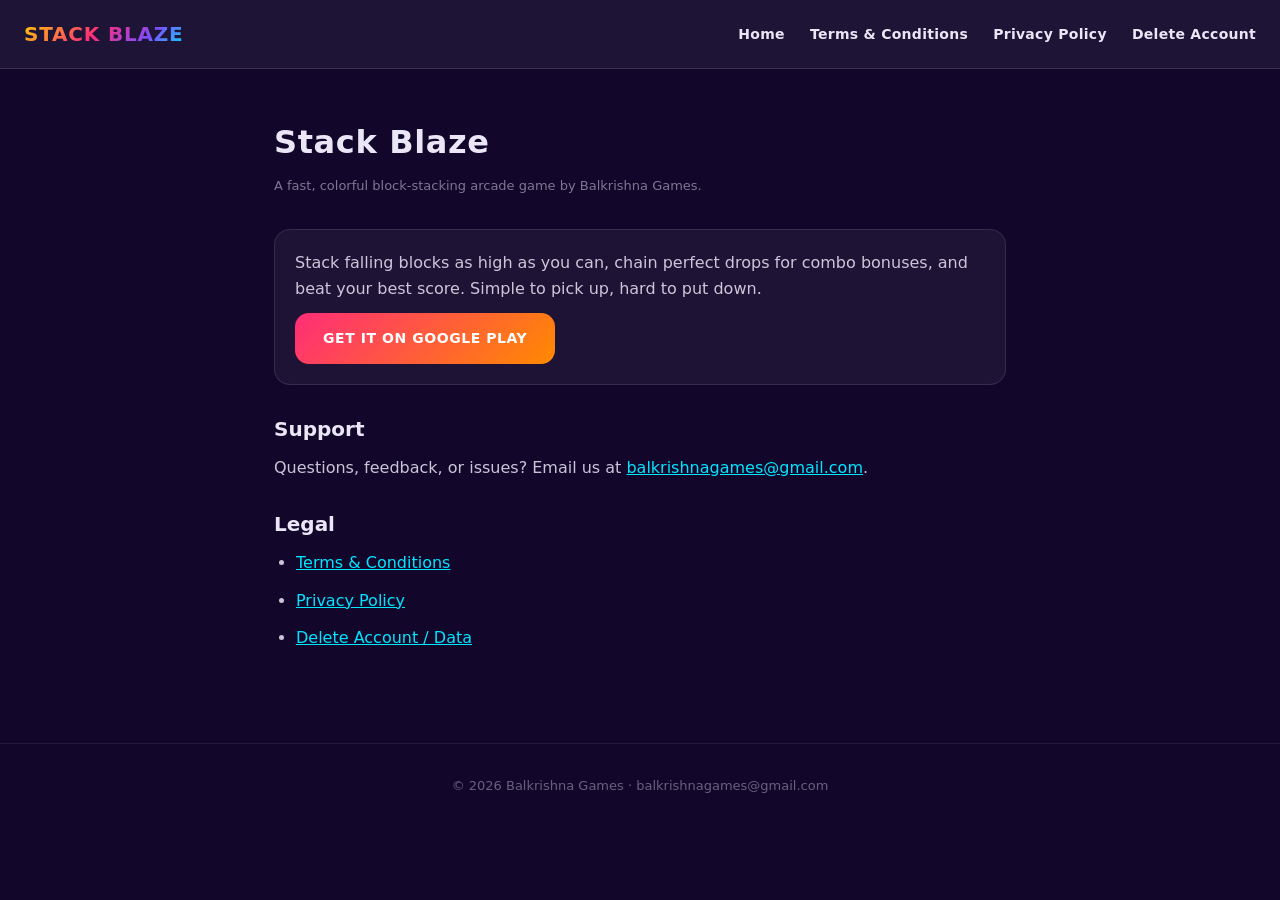
<file: index.html>
<!DOCTYPE html>
<html lang="en">
<head>
<meta charset="utf-8">
<meta name="viewport" content="width=device-width, initial-scale=1">
<title>Stack Blaze — Balkrishna Games</title>
<link rel="stylesheet" href="style.css">
</head>
<body>
<header>
  <a class="logo" href="index.html">STACK BLAZE</a>
  <nav>
    <a href="index.html">Home</a>
    <a href="terms.html">Terms &amp; Conditions</a>
    <a href="privacy.html">Privacy Policy</a>
    <a href="delete-account.html">Delete Account</a>
  </nav>
</header>
<main>
  <h1>Stack Blaze</h1>
  <p class="updated">A fast, colorful block-stacking arcade game by Balkrishna Games.</p>

  <div class="card">
    <p>Stack falling blocks as high as you can, chain perfect drops for combo bonuses, and beat your best score.
    Simple to pick up, hard to put down.</p>
    <a class="btn" href="https://play.google.com/store/apps/details?id=com.balkrishna.stackblaze">Get it on Google Play</a>
  </div>

  <h2>Support</h2>
  <p>Questions, feedback, or issues? Email us at
    <a href="mailto:balkrishnagames@gmail.com">balkrishnagames@gmail.com</a>.</p>

  <h2>Legal</h2>
  <ul>
    <li><a href="terms.html">Terms &amp; Conditions</a></li>
    <li><a href="privacy.html">Privacy Policy</a></li>
    <li><a href="delete-account.html">Delete Account / Data</a></li>
  </ul>
</main>
<footer>© 2026 Balkrishna Games · balkrishnagames@gmail.com</footer>
</body>
</html>
</file>
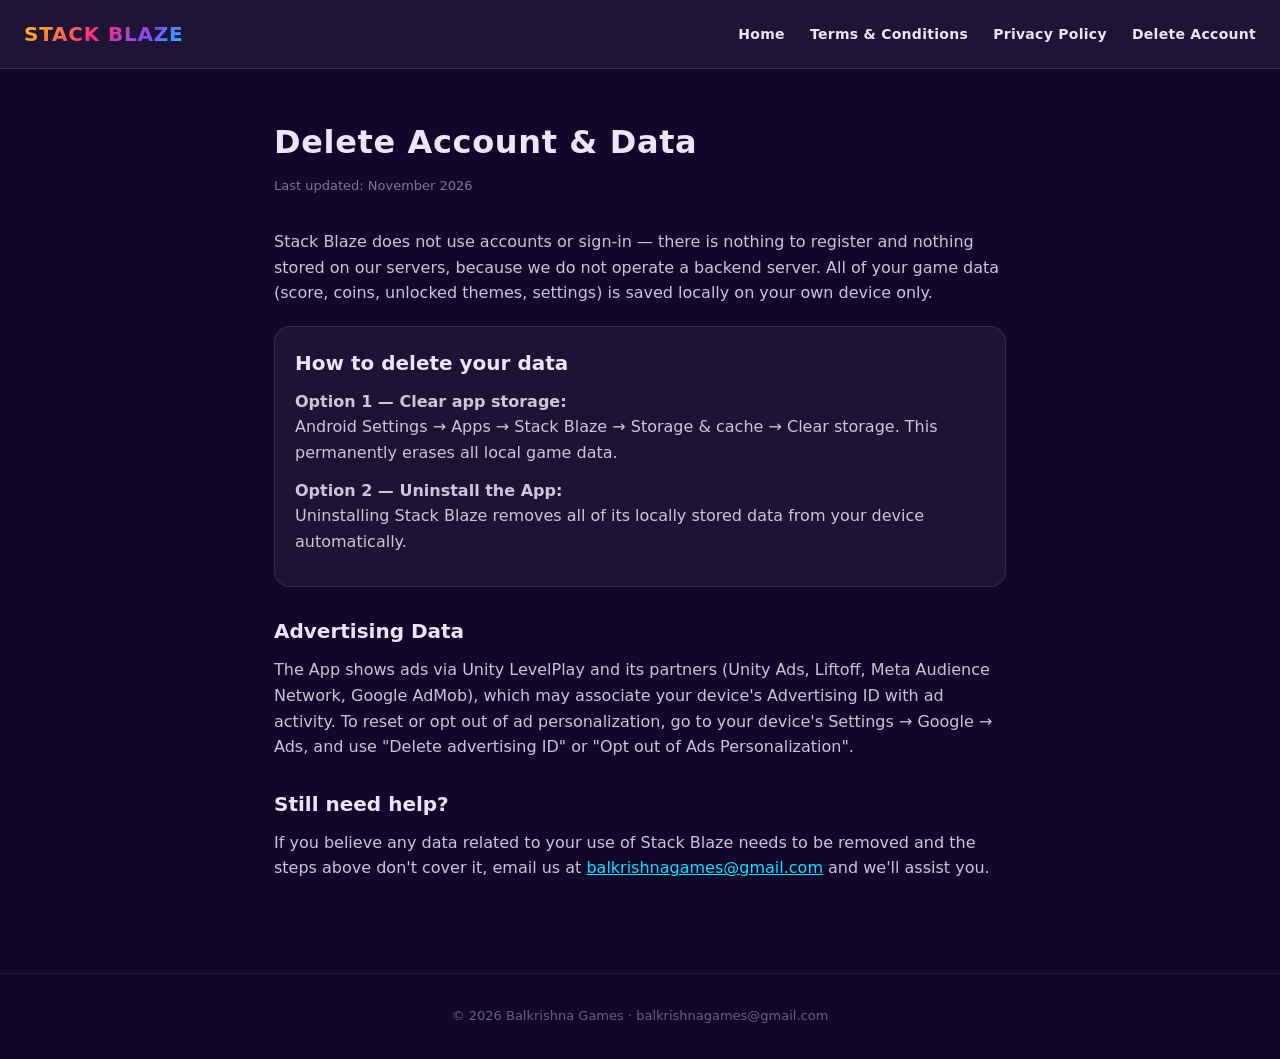
<file: delete-account.html>
<!DOCTYPE html>
<html lang="en">
<head>
<meta charset="utf-8">
<meta name="viewport" content="width=device-width, initial-scale=1">
<title>Delete Account & Data — Stack Blaze</title>
<link rel="stylesheet" href="style.css">
</head>
<body>
<header>
  <a class="logo" href="index.html">STACK BLAZE</a>
  <nav>
    <a href="index.html">Home</a>
    <a href="terms.html">Terms &amp; Conditions</a>
    <a href="privacy.html">Privacy Policy</a>
    <a href="delete-account.html">Delete Account</a>
  </nav>
</header>
<main>
  <h1>Delete Account &amp; Data</h1>
  <p class="updated">Last updated: November 2026</p>

  <p>Stack Blaze does not use accounts or sign-in — there is nothing to register and nothing stored on our
  servers, because we do not operate a backend server. All of your game data (score, coins, unlocked themes,
  settings) is saved locally on your own device only.</p>

  <div class="card">
    <h2 style="margin-top:0">How to delete your data</h2>
    <p><strong>Option 1 — Clear app storage:</strong><br>
    Android Settings → Apps → Stack Blaze → Storage &amp; cache → Clear storage.
    This permanently erases all local game data.</p>
    <p><strong>Option 2 — Uninstall the App:</strong><br>
    Uninstalling Stack Blaze removes all of its locally stored data from your device automatically.</p>
  </div>

  <h2>Advertising Data</h2>
  <p>The App shows ads via Unity LevelPlay and its partners (Unity Ads, Liftoff, Meta Audience Network, Google AdMob), which may associate your device's Advertising ID with ad activity.
  To reset or opt out of ad personalization, go to your device's Settings → Google → Ads, and use
  "Delete advertising ID" or "Opt out of Ads Personalization".</p>

  <h2>Still need help?</h2>
  <p>If you believe any data related to your use of Stack Blaze needs to be removed and the steps above don't
  cover it, email us at <a href="mailto:balkrishnagames@gmail.com">balkrishnagames@gmail.com</a> and we'll
  assist you.</p>
</main>
<footer>© 2026 Balkrishna Games · balkrishnagames@gmail.com</footer>
</body>
</html>
</file>
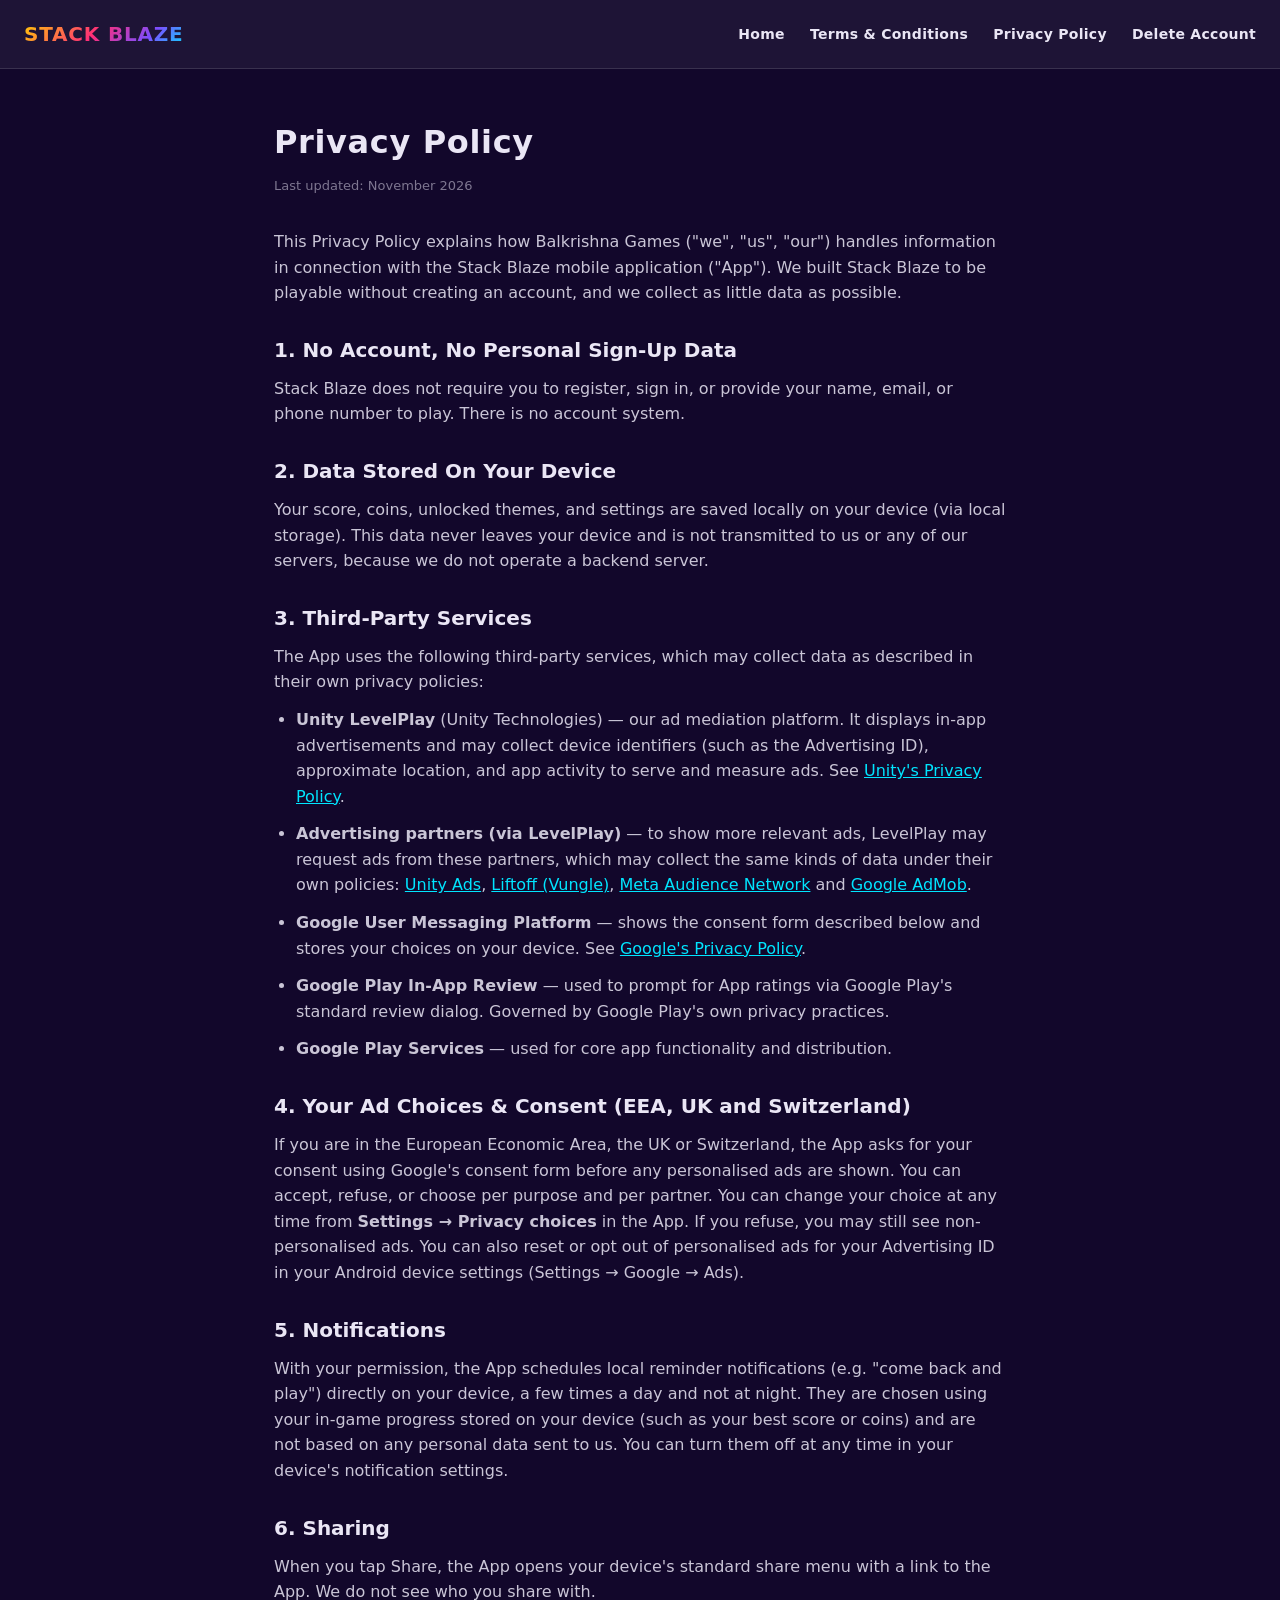
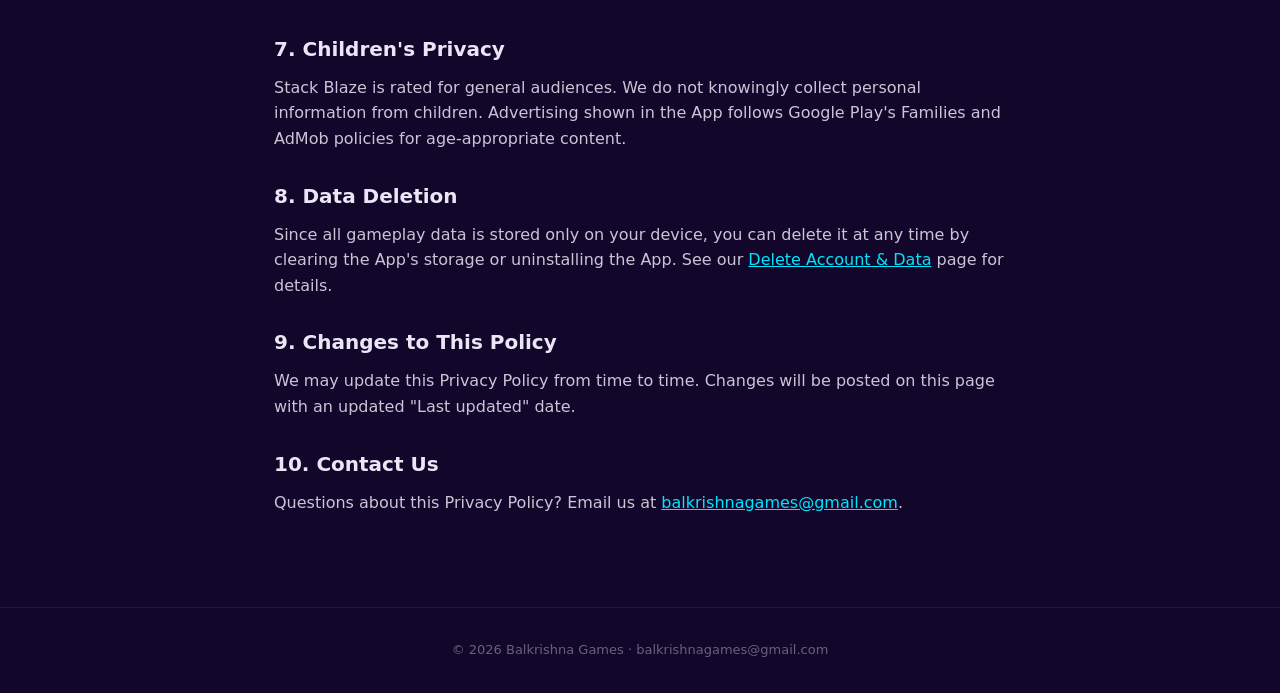
<file: privacy.html>
<!DOCTYPE html>
<html lang="en">
<head>
<meta charset="utf-8">
<meta name="viewport" content="width=device-width, initial-scale=1">
<title>Privacy Policy — Stack Blaze</title>
<link rel="stylesheet" href="style.css">
</head>
<body>
<header>
  <a class="logo" href="index.html">STACK BLAZE</a>
  <nav>
    <a href="index.html">Home</a>
    <a href="terms.html">Terms &amp; Conditions</a>
    <a href="privacy.html">Privacy Policy</a>
    <a href="delete-account.html">Delete Account</a>
  </nav>
</header>
<main>
  <h1>Privacy Policy</h1>
  <p class="updated">Last updated: November 2026</p>

  <p>This Privacy Policy explains how Balkrishna Games ("we", "us", "our") handles information in connection
  with the Stack Blaze mobile application ("App"). We built Stack Blaze to be playable without creating an
  account, and we collect as little data as possible.</p>

  <h2>1. No Account, No Personal Sign-Up Data</h2>
  <p>Stack Blaze does not require you to register, sign in, or provide your name, email, or phone number to
  play. There is no account system.</p>

  <h2>2. Data Stored On Your Device</h2>
  <p>Your score, coins, unlocked themes, and settings are saved locally on your device (via local storage).
  This data never leaves your device and is not transmitted to us or any of our servers, because we do not
  operate a backend server.</p>

  <h2>3. Third-Party Services</h2>
  <p>The App uses the following third-party services, which may collect data as described in their own
  privacy policies:</p>
  <ul>
    <li><strong>Unity LevelPlay</strong> (Unity Technologies) — our ad mediation platform. It displays in-app
      advertisements and may collect device identifiers (such as the Advertising ID), approximate location, and app
      activity to serve and measure ads. See
      <a href="https://unity.com/legal/game-player-and-app-user-privacy-policy" target="_blank" rel="noopener">Unity's Privacy Policy</a>.</li>
    <li><strong>Advertising partners (via LevelPlay)</strong> — to show more relevant ads, LevelPlay may request ads
      from these partners, which may collect the same kinds of data under their own policies:
      <a href="https://unity.com/legal/privacy-policy" target="_blank" rel="noopener">Unity Ads</a>,
      <a href="https://liftoff.io/privacy-policy/" target="_blank" rel="noopener">Liftoff (Vungle)</a>,
      <a href="https://www.facebook.com/privacy/policy/" target="_blank" rel="noopener">Meta Audience Network</a> and
      <a href="https://policies.google.com/privacy" target="_blank" rel="noopener">Google AdMob</a>.</li>
    <li><strong>Google User Messaging Platform</strong> — shows the consent form described below and stores your
      choices on your device. See <a href="https://policies.google.com/privacy" target="_blank" rel="noopener">Google's Privacy Policy</a>.</li>
    <li><strong>Google Play In-App Review</strong> — used to prompt for App ratings via Google Play's
      standard review dialog. Governed by Google Play's own privacy practices.</li>
    <li><strong>Google Play Services</strong> — used for core app functionality and distribution.</li>
  </ul>

  <h2>4. Your Ad Choices &amp; Consent (EEA, UK and Switzerland)</h2>
  <p>If you are in the European Economic Area, the UK or Switzerland, the App asks for your consent using
  Google's consent form before any personalised ads are shown. You can accept, refuse, or choose per purpose
  and per partner. You can change your choice at any time from <strong>Settings → Privacy choices</strong>
  in the App. If you refuse, you may still see non-personalised ads. You can also reset or opt out of
  personalised ads for your Advertising ID in your Android device settings (Settings → Google → Ads).</p>

  <h2>5. Notifications</h2>
  <p>With your permission, the App schedules local reminder notifications (e.g. "come back and play") directly
  on your device, a few times a day and not at night. They are chosen using your in-game progress stored on
  your device (such as your best score or coins) and are not based on any personal data sent to us. You can
  turn them off at any time in your device's notification settings.</p>

  <h2>6. Sharing</h2>
  <p>When you tap Share, the App opens your device's standard share menu with a link to the App. We do not
  see who you share with.</p>

  <h2>7. Children's Privacy</h2>
  <p>Stack Blaze is rated for general audiences. We do not knowingly collect personal information from
  children. Advertising shown in the App follows Google Play's Families and AdMob policies for age-appropriate
  content.</p>

  <h2>8. Data Deletion</h2>
  <p>Since all gameplay data is stored only on your device, you can delete it at any time by clearing the
  App's storage or uninstalling the App. See our <a href="delete-account.html">Delete Account &amp; Data</a>
  page for details.</p>

  <h2>9. Changes to This Policy</h2>
  <p>We may update this Privacy Policy from time to time. Changes will be posted on this page with an updated
  "Last updated" date.</p>

  <h2>10. Contact Us</h2>
  <p>Questions about this Privacy Policy? Email us at
    <a href="mailto:balkrishnagames@gmail.com">balkrishnagames@gmail.com</a>.</p>
</main>
<footer>© 2026 Balkrishna Games · balkrishnagames@gmail.com</footer>
</body>
</html>
</file>
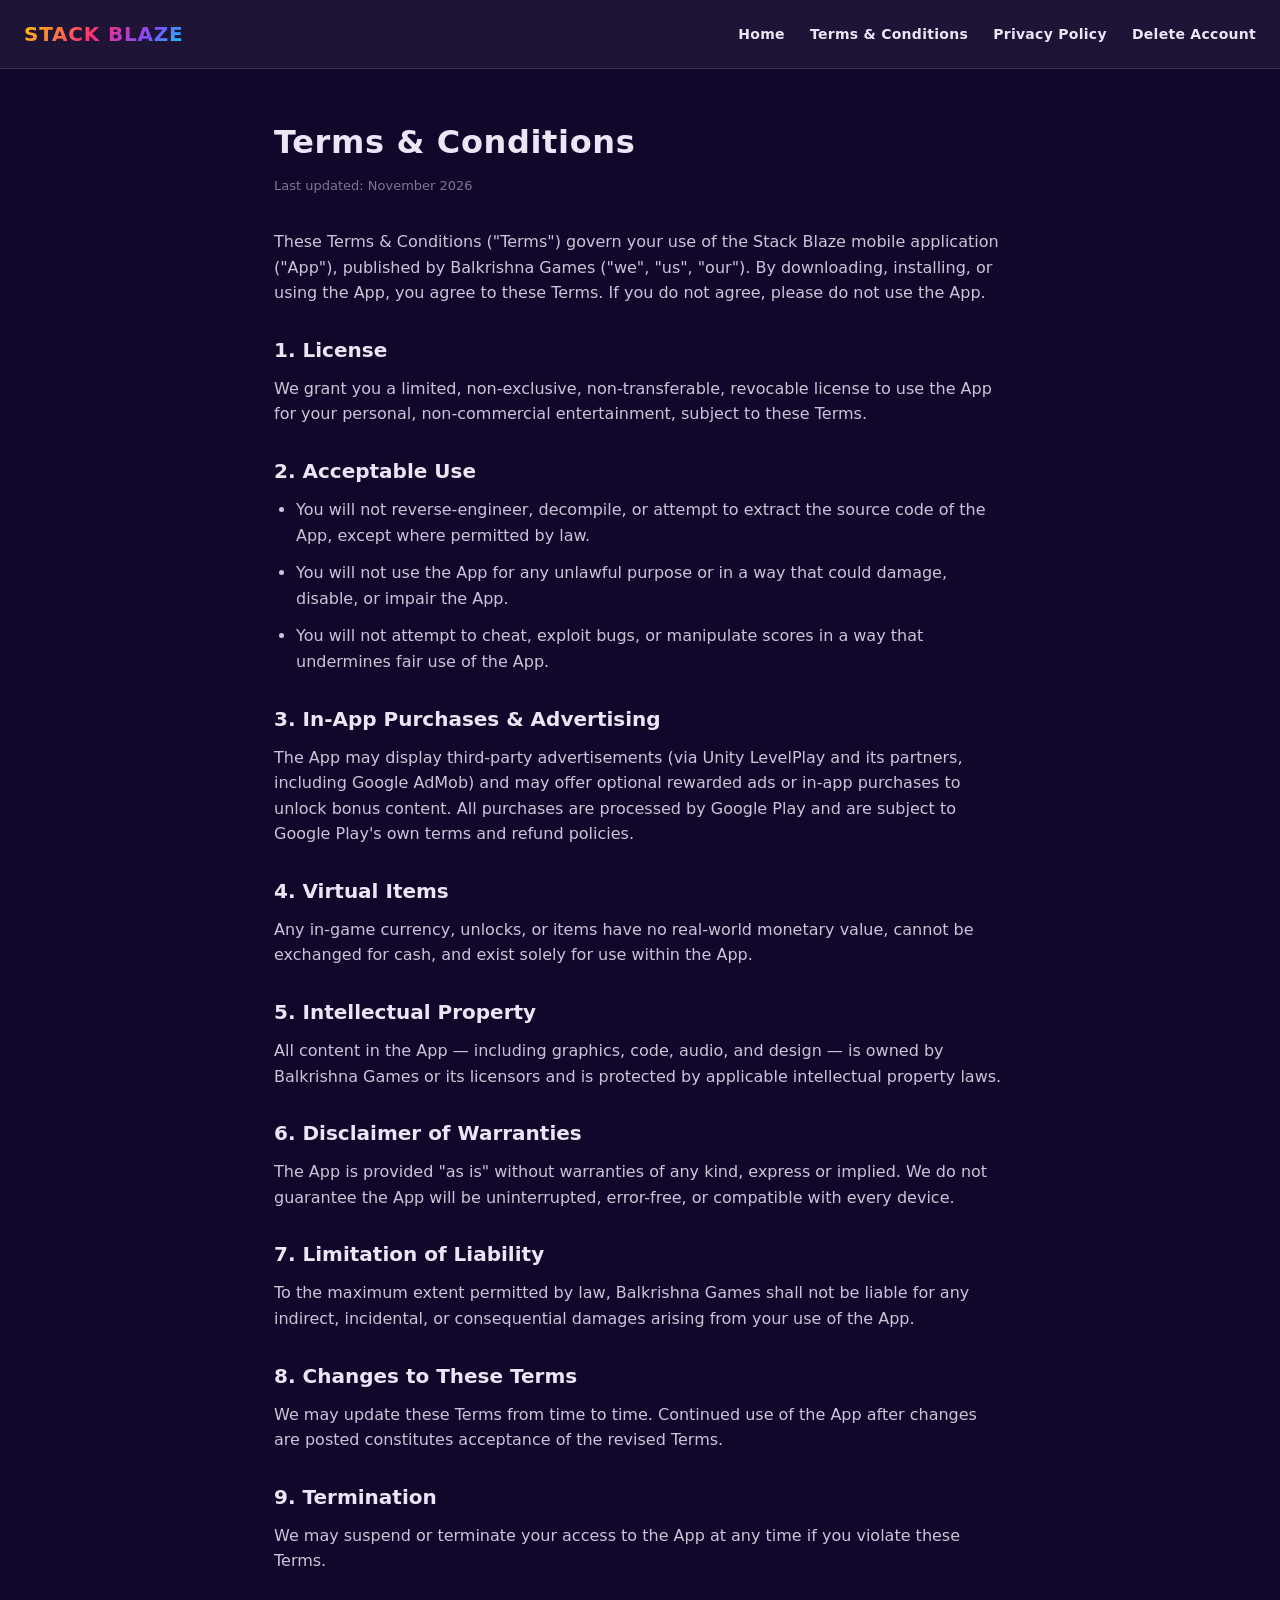
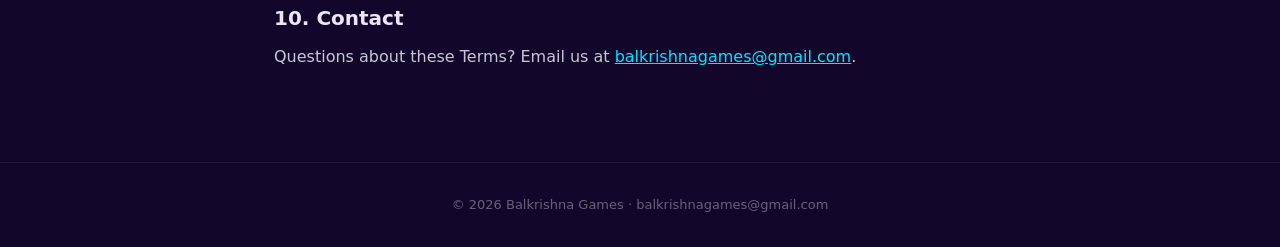
<file: terms.html>
<!DOCTYPE html>
<html lang="en">
<head>
<meta charset="utf-8">
<meta name="viewport" content="width=device-width, initial-scale=1">
<title>Terms & Conditions — Stack Blaze</title>
<link rel="stylesheet" href="style.css">
</head>
<body>
<header>
  <a class="logo" href="index.html">STACK BLAZE</a>
  <nav>
    <a href="index.html">Home</a>
    <a href="terms.html">Terms &amp; Conditions</a>
    <a href="privacy.html">Privacy Policy</a>
    <a href="delete-account.html">Delete Account</a>
  </nav>
</header>
<main>
  <h1>Terms &amp; Conditions</h1>
  <p class="updated">Last updated: November 2026</p>

  <p>These Terms &amp; Conditions ("Terms") govern your use of the Stack Blaze mobile application ("App"),
  published by Balkrishna Games ("we", "us", "our"). By downloading, installing, or using the App, you agree
  to these Terms. If you do not agree, please do not use the App.</p>

  <h2>1. License</h2>
  <p>We grant you a limited, non-exclusive, non-transferable, revocable license to use the App for your
  personal, non-commercial entertainment, subject to these Terms.</p>

  <h2>2. Acceptable Use</h2>
  <ul>
    <li>You will not reverse-engineer, decompile, or attempt to extract the source code of the App, except where permitted by law.</li>
    <li>You will not use the App for any unlawful purpose or in a way that could damage, disable, or impair the App.</li>
    <li>You will not attempt to cheat, exploit bugs, or manipulate scores in a way that undermines fair use of the App.</li>
  </ul>

  <h2>3. In-App Purchases &amp; Advertising</h2>
  <p>The App may display third-party advertisements (via Unity LevelPlay and its partners, including Google AdMob) and may offer optional rewarded ads or
  in-app purchases to unlock bonus content. All purchases are processed by Google Play and are subject to
  Google Play's own terms and refund policies.</p>

  <h2>4. Virtual Items</h2>
  <p>Any in-game currency, unlocks, or items have no real-world monetary value, cannot be exchanged for cash,
  and exist solely for use within the App.</p>

  <h2>5. Intellectual Property</h2>
  <p>All content in the App — including graphics, code, audio, and design — is owned by Balkrishna Games or
  its licensors and is protected by applicable intellectual property laws.</p>

  <h2>6. Disclaimer of Warranties</h2>
  <p>The App is provided "as is" without warranties of any kind, express or implied. We do not guarantee the
  App will be uninterrupted, error-free, or compatible with every device.</p>

  <h2>7. Limitation of Liability</h2>
  <p>To the maximum extent permitted by law, Balkrishna Games shall not be liable for any indirect, incidental,
  or consequential damages arising from your use of the App.</p>

  <h2>8. Changes to These Terms</h2>
  <p>We may update these Terms from time to time. Continued use of the App after changes are posted constitutes
  acceptance of the revised Terms.</p>

  <h2>9. Termination</h2>
  <p>We may suspend or terminate your access to the App at any time if you violate these Terms.</p>

  <h2>10. Contact</h2>
  <p>Questions about these Terms? Email us at
    <a href="mailto:balkrishnagames@gmail.com">balkrishnagames@gmail.com</a>.</p>
</main>
<footer>© 2026 Balkrishna Games · balkrishnagames@gmail.com</footer>
</body>
</html>
</file>
<file: style.css>
*{margin:0;padding:0;box-sizing:border-box}
body{background:#12072b;color:#eae6f5;font-family:'Segoe UI',system-ui,-apple-system,Roboto,Arial,sans-serif;
  line-height:1.6}
a{color:#00e5ff}
header{background:rgba(255,255,255,.05);border-bottom:1px solid rgba(255,255,255,.12);
  padding:18px 24px;display:flex;align-items:center;justify-content:space-between;flex-wrap:wrap;gap:12px}
header .logo{font-weight:900;letter-spacing:.04em;font-size:20px;
  background:linear-gradient(135deg,#ffd200 0%,#ff2d78 45%,#7c4dff 75%,#00e5ff 100%);
  -webkit-background-clip:text;background-clip:text;color:transparent;text-decoration:none}
nav a{color:#eae6f5;text-decoration:none;margin-left:20px;font-size:14px;font-weight:600;letter-spacing:.02em}
nav a:hover{color:#00e5ff}
main{max-width:780px;margin:0 auto;padding:48px 24px 80px}
h1{font-size:32px;font-weight:900;margin-bottom:8px;letter-spacing:.02em}
h2{font-size:20px;font-weight:800;margin:28px 0 10px}
p,li{color:rgba(234,230,245,.85);margin-bottom:12px}
ul{padding-left:22px;margin-bottom:12px}
.updated{color:rgba(234,230,245,.5);font-size:13px;margin-bottom:32px}
.btn{display:inline-block;background:linear-gradient(135deg,#ff2d78,#ff8a00);color:#fff;font-weight:800;
  padding:14px 28px;border-radius:14px;text-decoration:none;letter-spacing:.04em;text-transform:uppercase;font-size:14px}
footer{text-align:center;padding:32px 24px;color:rgba(234,230,245,.4);font-size:13px;
  border-top:1px solid rgba(255,255,255,.08)}
.card{background:rgba(255,255,255,.05);border:1px solid rgba(255,255,255,.1);border-radius:16px;padding:20px;margin:20px 0}
</file>
